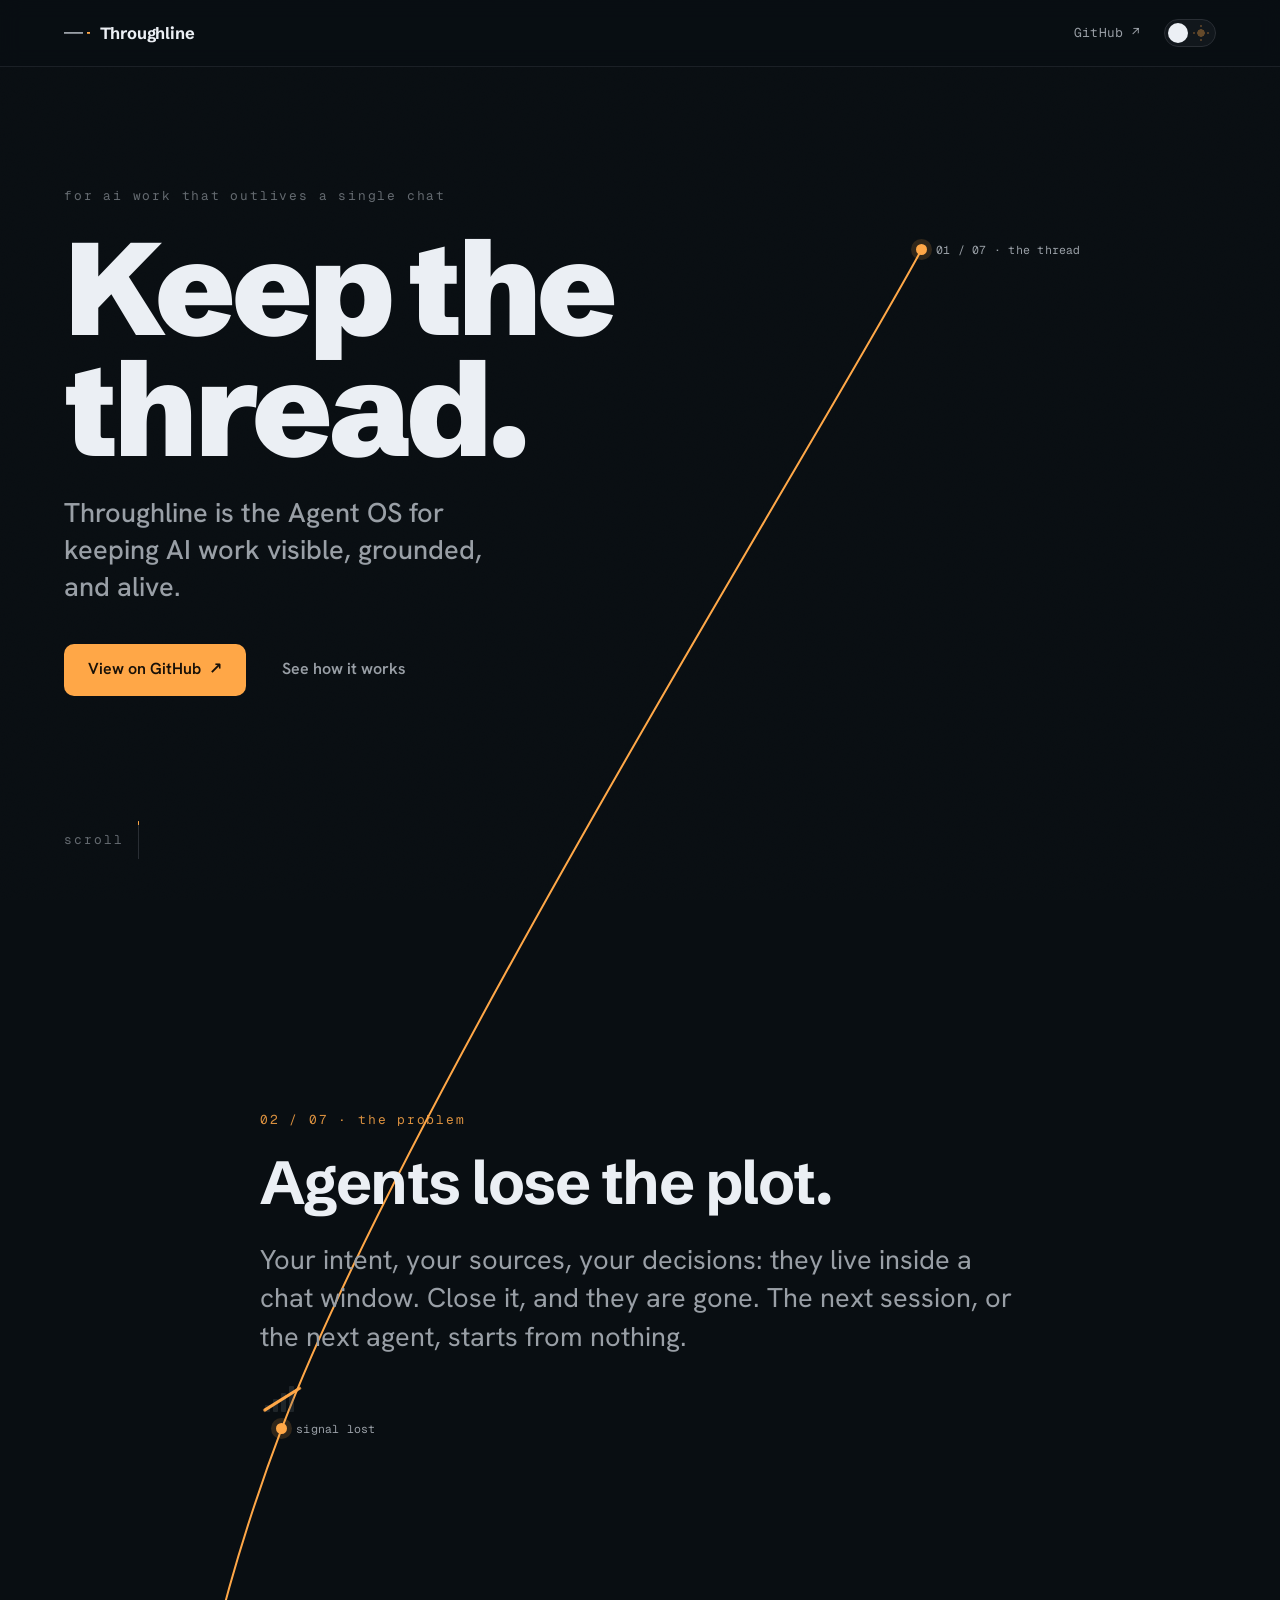
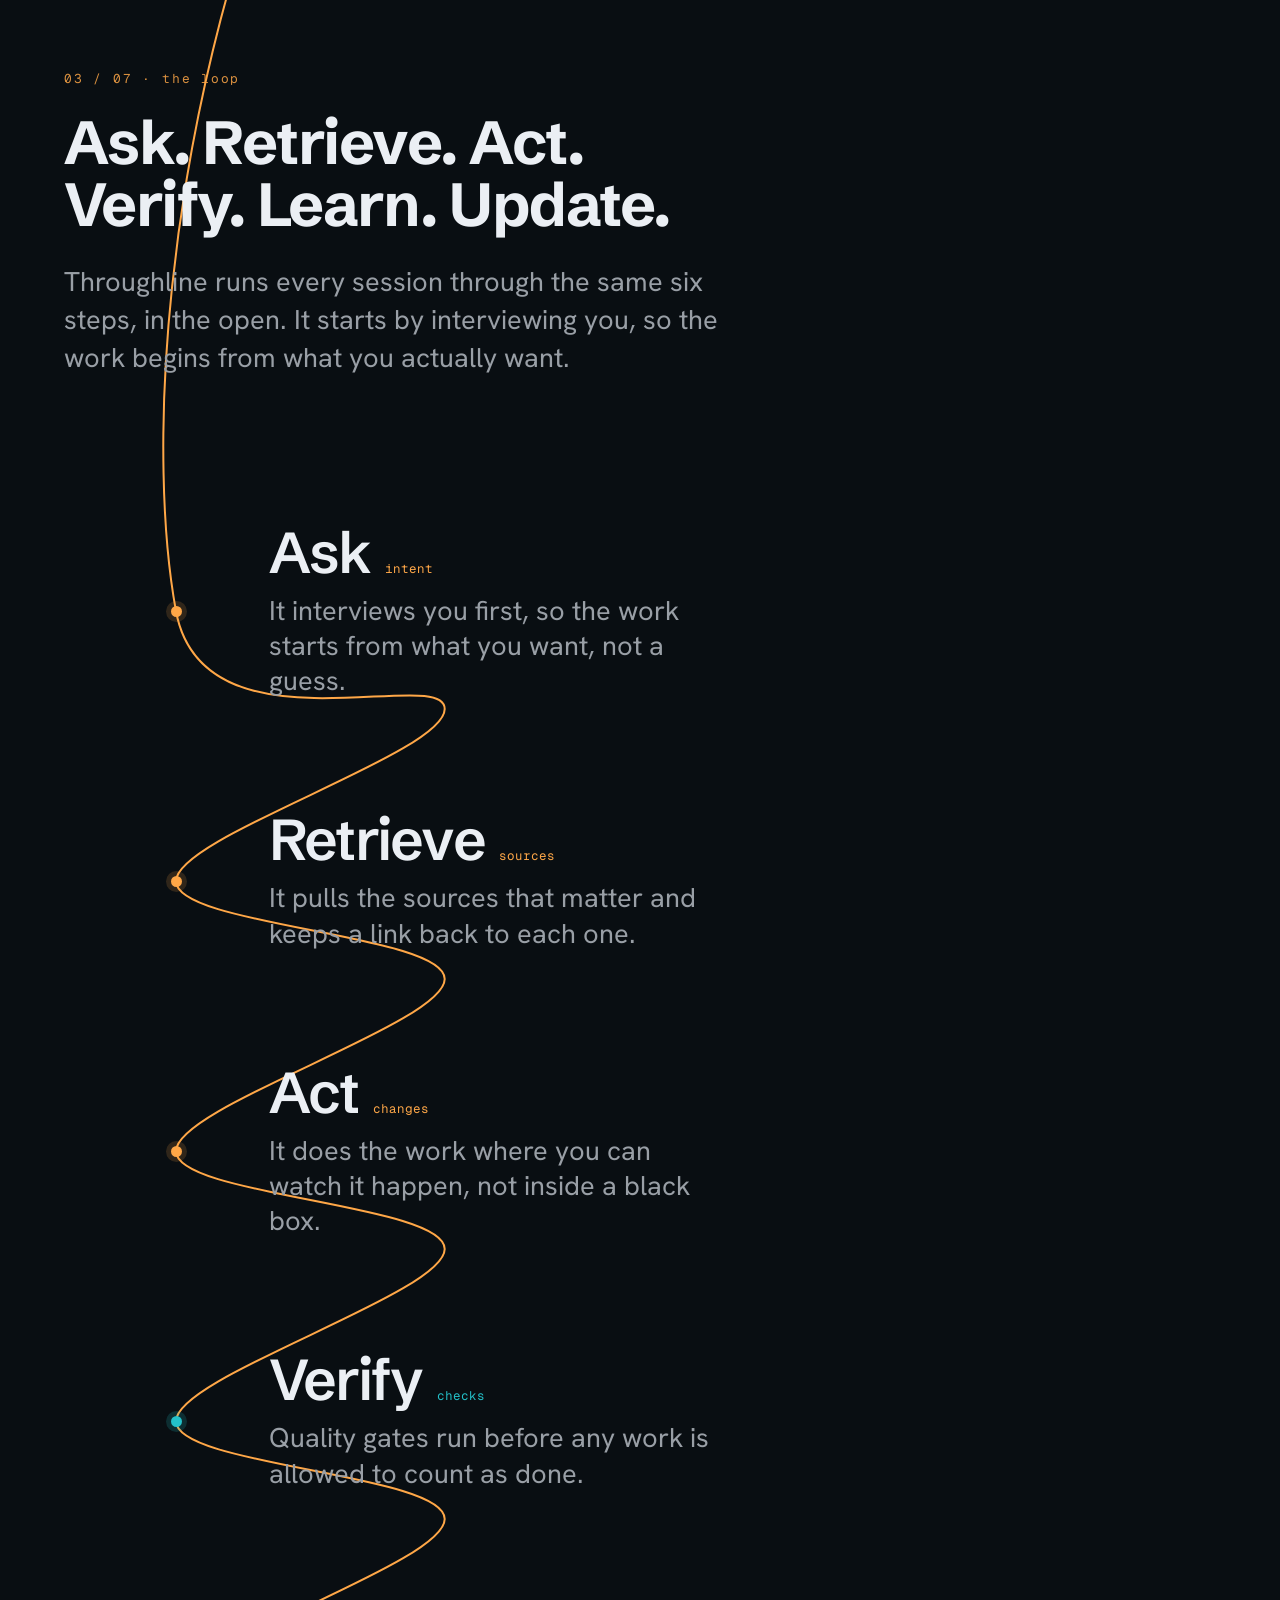
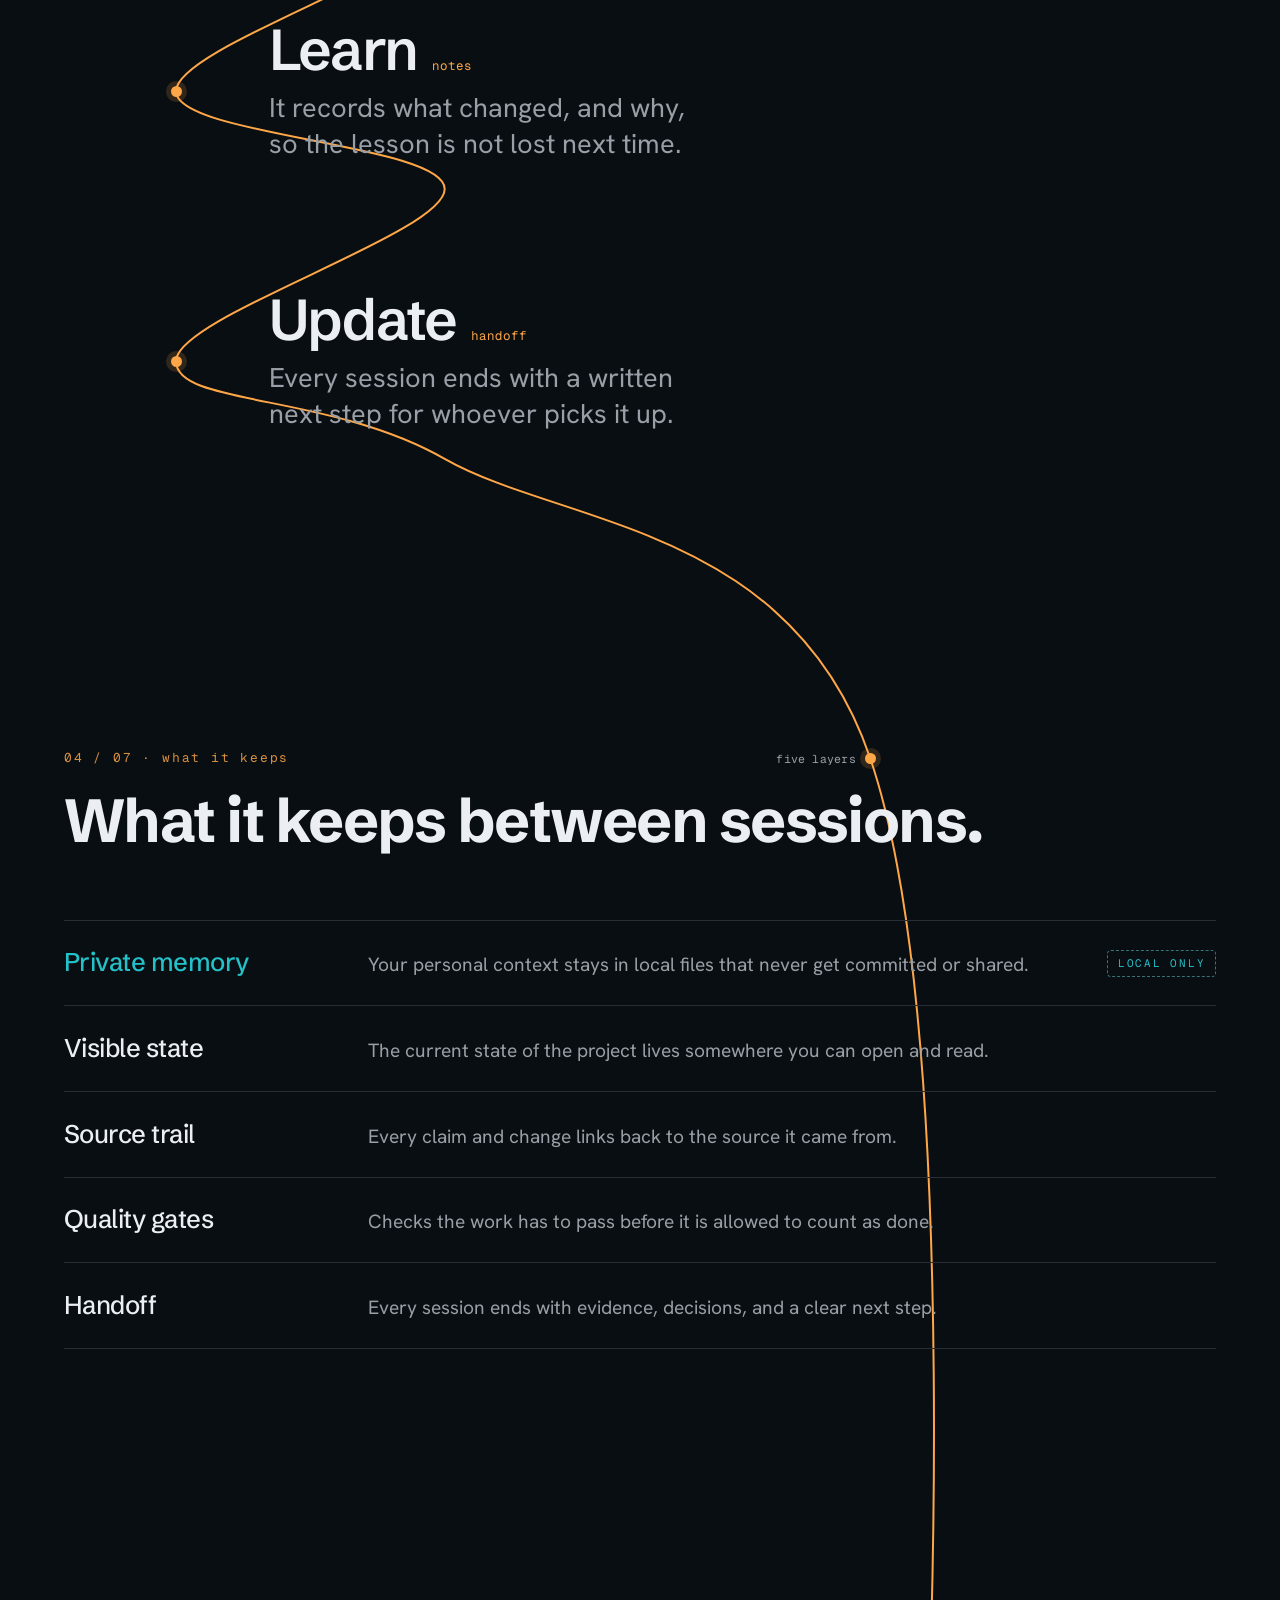
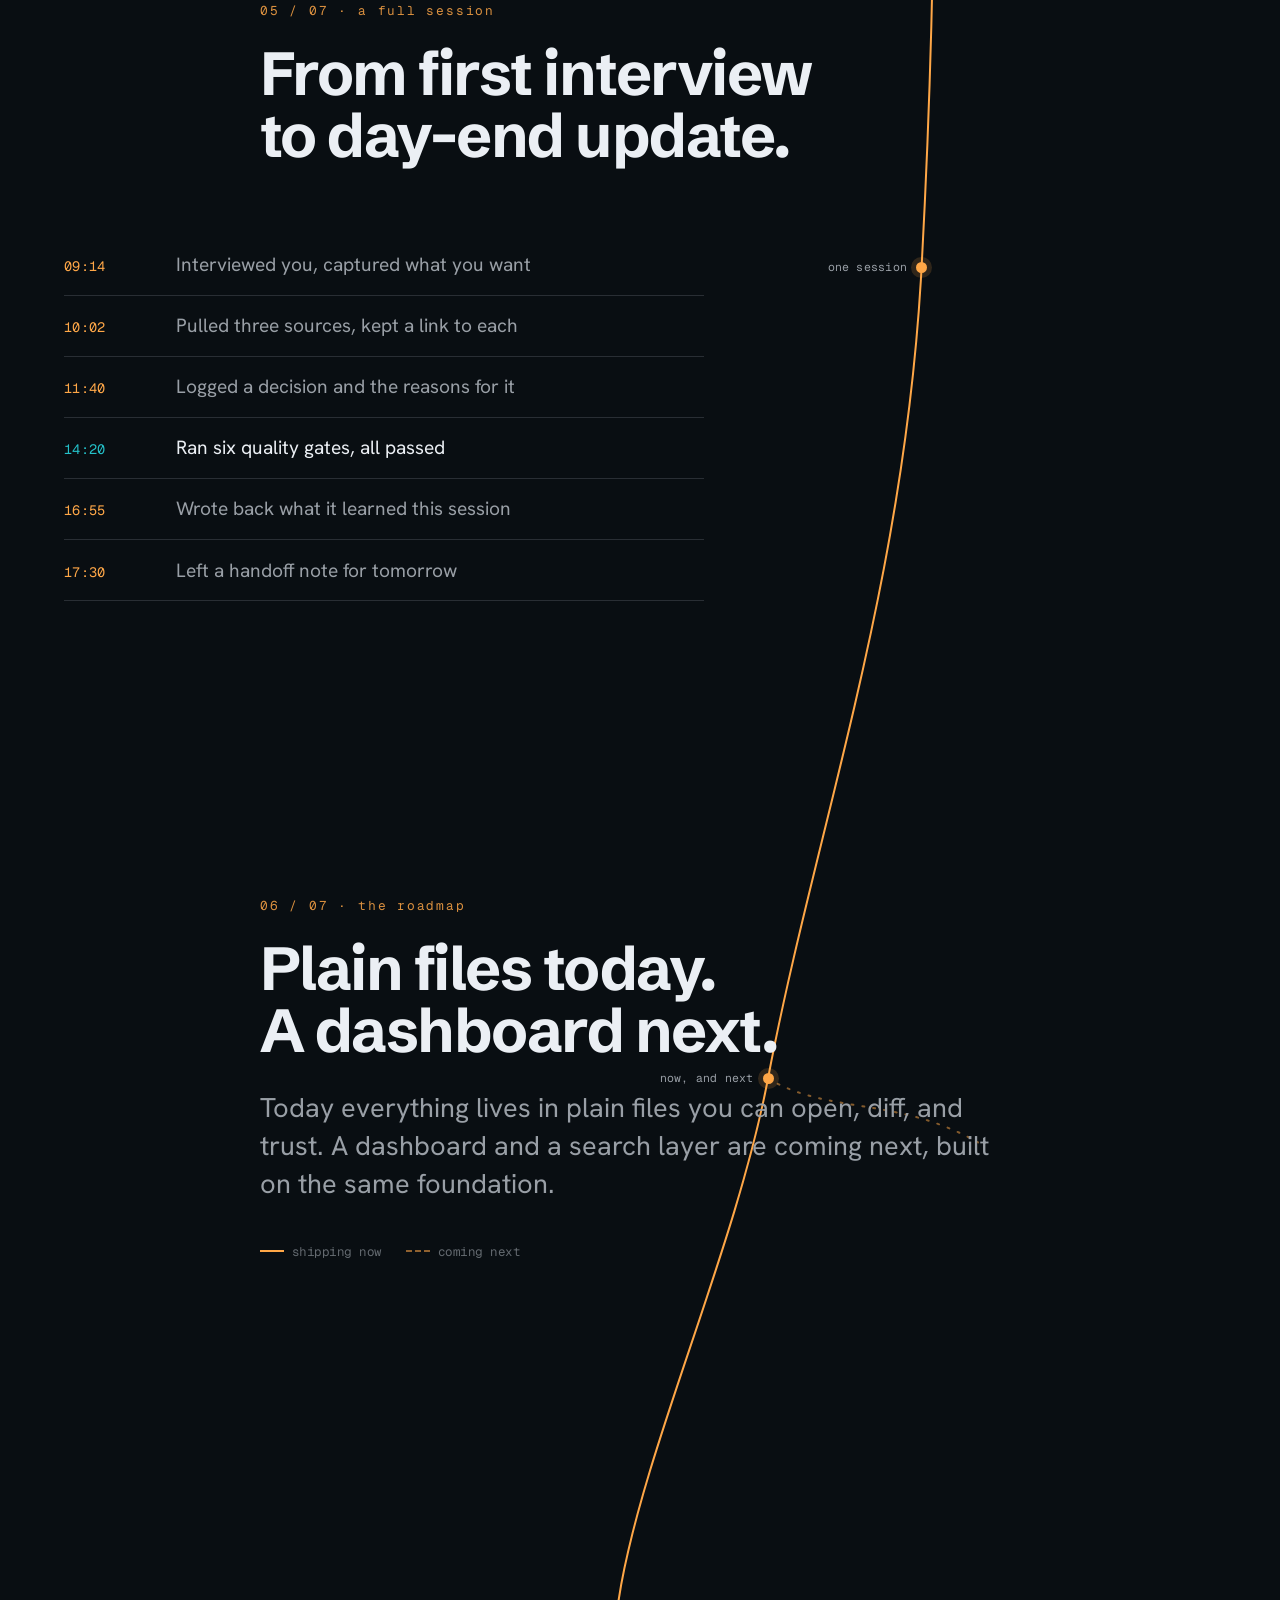
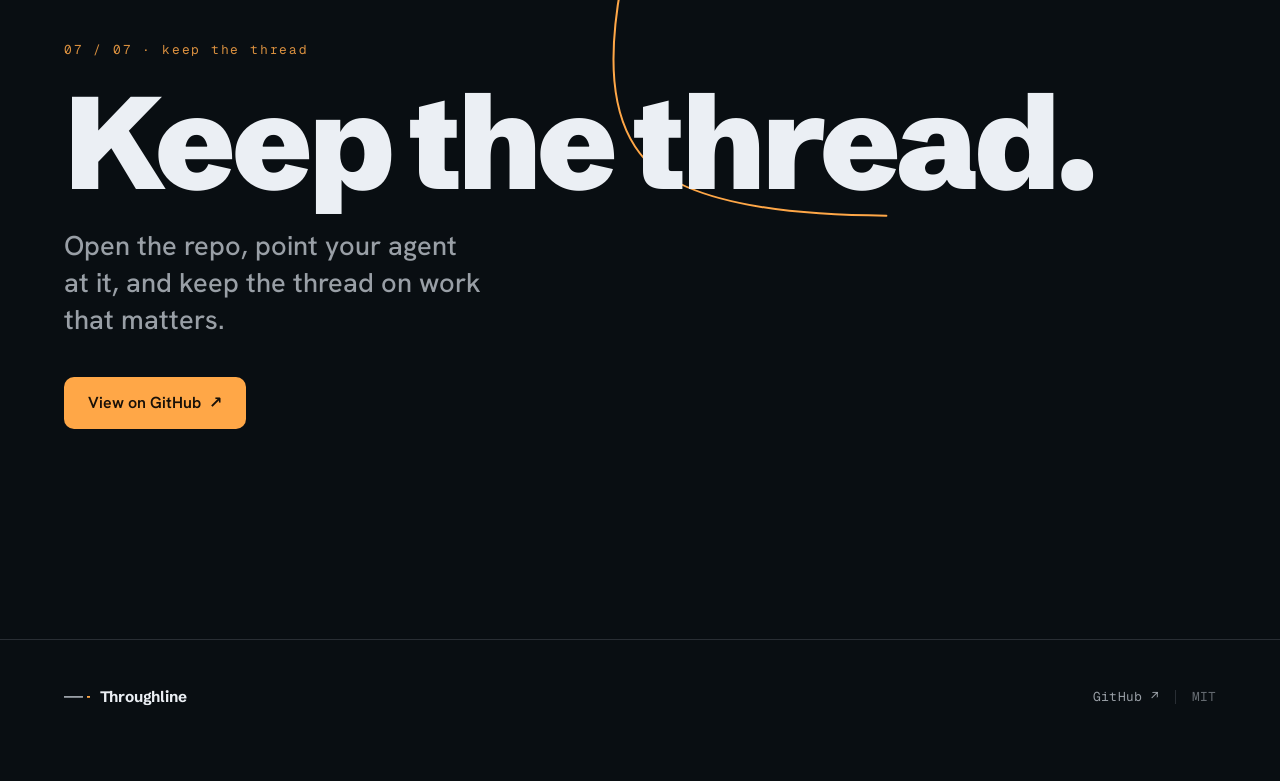
<file: index.html>
<!DOCTYPE html>
<html lang="en" data-theme="dark">
<head>
  <meta charset="UTF-8" />
  <meta name="viewport" content="width=device-width, initial-scale=1.0" />
  <title>Throughline · Keep the thread.</title>
  <meta name="description" content="Throughline is the Agent OS for keeping AI work visible, grounded, and alive. It holds your intent, sources, state, and decisions across every session, so your agent never loses the thread." />

  <!-- Open Graph / social -->
  <meta property="og:type" content="website" />
  <meta property="og:title" content="Throughline — Keep the thread." />
  <meta property="og:description" content="The Agent OS for keeping AI work visible, grounded, and alive. Intent, sources, state, and decisions, carried across every session." />
  <meta property="og:url" content="https://jeff-kazzee.github.io/throughline/" />
  <meta property="og:image" content="https://jeff-kazzee.github.io/throughline/og.png" />
  <meta property="og:image:width" content="1200" />
  <meta property="og:image:height" content="630" />
  <meta name="twitter:card" content="summary_large_image" />
  <meta name="twitter:title" content="Throughline — Keep the thread." />
  <meta name="twitter:description" content="The Agent OS for keeping AI work visible, grounded, and alive." />
  <meta name="twitter:image" content="https://jeff-kazzee.github.io/throughline/og.png" />

  <!-- Set theme before paint to avoid a flash. Dark is the default. -->
  <script>
    (function () {
      // A saved choice wins. With no saved choice we default to dark, on purpose,
      // even if the OS prefers light: the scene is a night-time editor.
      try {
        var saved = localStorage.getItem('tl-theme');
        document.documentElement.setAttribute('data-theme', saved === 'light' ? 'light' : 'dark');
      } catch (e) {}
    })();
  </script>

  <!-- Favicon: the line-mark (a stroke ending in a node). -->
  <link rel="icon" href="data:image/svg+xml,%3Csvg xmlns='http://www.w3.org/2000/svg' viewBox='0 0 32 32'%3E%3Crect width='32' height='32' rx='7' fill='%23232a33'/%3E%3Cline x1='6' y1='16' x2='23' y2='16' stroke='%23a9b2bd' stroke-width='2.4' stroke-linecap='round'/%3E%3Ccircle cx='24' cy='16' r='3.6' fill='%23f0a23c'/%3E%3C/svg%3E" />

  <link rel="preconnect" href="https://fonts.googleapis.com" />
  <link rel="preconnect" href="https://fonts.gstatic.com" crossorigin />
  <link href="https://fonts.googleapis.com/css2?family=Schibsted+Grotesk:wght@400;500;700;900&family=Hanken+Grotesk:wght@400;500;600&family=Geist+Mono:wght@400;500&display=swap" rel="stylesheet" />

  <link rel="stylesheet" href="styles.css" />
</head>
<body>
  <!-- Atmospheric grain. Near invisible. Kills banding on the dark field; reads as paper fiber in light. -->
  <div class="grain" aria-hidden="true"></div>

  <!-- THE LINE. Built first, spans the whole document, routed through the section nodes by JS. -->
  <div class="trace-layer" aria-hidden="true">
    <svg id="trace" xmlns="http://www.w3.org/2000/svg" preserveAspectRatio="none">
      <path id="trace-fork" class="trace-fork" fill="none" />
      <path id="trace-line" class="trace-line" fill="none" />
    </svg>
    <div id="trace-head" class="trace-head"></div>
  </div>

  <header class="topbar">
    <a class="wordmark" href="#top" aria-label="Throughline, home">
      <span class="wordmark__mark" aria-hidden="true"></span>
      <span class="wordmark__name">Throughline</span>
    </a>
    <nav class="topbar__nav">
      <a class="ghost-link" href="https://github.com/Jeff-Kazzee/throughline" target="_blank" rel="noopener">
        GitHub <span aria-hidden="true">↗</span>
      </a>
      <button id="theme-toggle" class="toggle" type="button" aria-pressed="false" aria-label="Switch to light mode">
        <span class="toggle__track">
          <span class="toggle__icon toggle__icon--moon" aria-hidden="true"></span>
          <span class="toggle__icon toggle__icon--sun" aria-hidden="true"></span>
          <span class="toggle__thumb" aria-hidden="true"></span>
        </span>
      </button>
    </nav>
  </header>

  <main id="top">

    <!-- 01 — HERO -->
    <section class="section section--hero" id="hero">
      <div class="wrap">
        <p class="eyebrow">For AI work that outlives a single chat</p>
        <h1 class="display">Keep the<br />thread.</h1>
        <p class="lede">Throughline is the Agent OS for keeping AI work visible, grounded, and alive.</p>
        <div class="cta-row">
          <a class="btn btn--primary" href="https://github.com/Jeff-Kazzee/throughline" target="_blank" rel="noopener">
            View on GitHub <span aria-hidden="true">↗</span>
          </a>
          <a class="btn btn--ghost" href="#problem">See how it works</a>
        </div>
      </div>
      <span class="node node--lead" data-node style="--nx: 72%; --ny: 22%;">
        <span class="node__readout">01 / 07 · the thread</span>
      </span>
      <div class="scroll-cue" aria-hidden="true">
        <span>scroll</span>
        <span class="scroll-cue__track"><span class="scroll-cue__dot"></span></span>
      </div>
    </section>

    <!-- 02 — PROBLEM -->
    <section class="section section--problem" id="problem">
      <div class="wrap wrap--narrow">
        <p class="kicker">02 / 07 · the problem</p>
        <h2 class="head">Agents lose the plot.</h2>
        <p class="body body--lg">
          Your intent, your sources, your decisions: they live inside a chat window. Close it,
          and they are gone. The next session, or the next agent, starts from nothing.
        </p>
      </div>
      <span class="node node--fray" data-node style="--nx: 22%; --ny: 76%;">
        <span class="signal-lost" aria-hidden="true">
          <span class="signal-lost__bars"><i></i><i></i><i></i><i></i></span>
          <span class="signal-lost__slash"></span>
        </span>
        <span class="node__readout">signal lost</span>
      </span>
    </section>

    <!-- 03 — OPERATING LOOP -->
    <section class="section section--loop" id="loop">
      <div class="wrap">
        <p class="kicker">03 / 07 · the loop</p>
        <h2 class="head">Ask. Retrieve. Act.<br />Verify. Learn. Update.</h2>
        <p class="body body--lg body--measure">
          Throughline runs every session through the same six steps, in the open. It starts by
          interviewing you, so the work begins from what you actually want.
        </p>
      </div>
      <ol class="loop-steps">
        <li class="loop-step">
          <span class="node loop-step__node" data-node></span>
          <span class="loop-step__body">
            <span class="loop-step__head"><span class="loop-step__name">Ask</span><span class="loop-step__desc">intent</span></span>
            <span class="loop-step__line">It interviews you first, so the work starts from what you want, not a guess.</span>
          </span>
          <span class="loop-wp" data-waypoint aria-hidden="true"></span>
        </li>
        <li class="loop-step">
          <span class="node loop-step__node" data-node></span>
          <span class="loop-step__body">
            <span class="loop-step__head"><span class="loop-step__name">Retrieve</span><span class="loop-step__desc">sources</span></span>
            <span class="loop-step__line">It pulls the sources that matter and keeps a link back to each one.</span>
          </span>
          <span class="loop-wp" data-waypoint aria-hidden="true"></span>
        </li>
        <li class="loop-step">
          <span class="node loop-step__node" data-node></span>
          <span class="loop-step__body">
            <span class="loop-step__head"><span class="loop-step__name">Act</span><span class="loop-step__desc">changes</span></span>
            <span class="loop-step__line">It does the work where you can watch it happen, not inside a black box.</span>
          </span>
          <span class="loop-wp" data-waypoint aria-hidden="true"></span>
        </li>
        <li class="loop-step">
          <span class="node loop-step__node node--check" data-node></span>
          <span class="loop-step__body">
            <span class="loop-step__head"><span class="loop-step__name">Verify</span><span class="loop-step__desc">checks</span></span>
            <span class="loop-step__line">Quality gates run before any work is allowed to count as done.</span>
          </span>
          <span class="loop-wp" data-waypoint aria-hidden="true"></span>
        </li>
        <li class="loop-step">
          <span class="node loop-step__node" data-node></span>
          <span class="loop-step__body">
            <span class="loop-step__head"><span class="loop-step__name">Learn</span><span class="loop-step__desc">notes</span></span>
            <span class="loop-step__line">It records what changed, and why, so the lesson is not lost next time.</span>
          </span>
          <span class="loop-wp" data-waypoint aria-hidden="true"></span>
        </li>
        <li class="loop-step">
          <span class="node loop-step__node" data-node></span>
          <span class="loop-step__body">
            <span class="loop-step__head"><span class="loop-step__name">Update</span><span class="loop-step__desc">handoff</span></span>
            <span class="loop-step__line">Every session ends with a written next step for whoever picks it up.</span>
          </span>
          <span class="loop-wp" data-waypoint aria-hidden="true"></span>
        </li>
      </ol>
    </section>

    <!-- 04 — SYSTEM LAYERS -->
    <section class="section section--layers" id="layers">
      <div class="wrap">
        <p class="kicker">04 / 07 · what it keeps</p>
        <h2 class="head">What it keeps between sessions.</h2>
      </div>
      <ol class="strata">
        <li class="strata__row strata__row--sealed">
          <span class="strata__name">Private memory</span>
          <span class="strata__note">Your personal context stays in local files that never get committed or shared.</span>
          <span class="strata__seal" aria-hidden="true">local only</span>
        </li>
        <li class="strata__row">
          <span class="strata__name">Visible state</span>
          <span class="strata__note">The current state of the project lives somewhere you can open and read.</span>
        </li>
        <li class="strata__row">
          <span class="strata__name">Source trail</span>
          <span class="strata__note">Every claim and change links back to the source it came from.</span>
        </li>
        <li class="strata__row">
          <span class="strata__name">Quality gates</span>
          <span class="strata__note">Checks the work has to pass before it is allowed to count as done.</span>
        </li>
        <li class="strata__row">
          <span class="strata__name">Handoff</span>
          <span class="strata__note">Every session ends with evidence, decisions, and a clear next step.</span>
        </li>
      </ol>
      <span class="node node--flip" data-node style="--nx: 68%; --ny: 16%;"><span class="node__readout">five layers</span></span>
    </section>

    <!-- 05 — EXAMPLE RUN -->
    <section class="section section--run" id="run">
      <div class="wrap wrap--narrow">
        <p class="kicker">05 / 07 · a full session</p>
        <h2 class="head">From first interview<br />to day-end update.</h2>
      </div>
      <ol class="run-log">
        <li class="run-log__row"><span class="run-log__t">09:14</span><span class="run-log__e">Interviewed you, captured what you want</span></li>
        <li class="run-log__row"><span class="run-log__t">10:02</span><span class="run-log__e">Pulled three sources, kept a link to each</span></li>
        <li class="run-log__row"><span class="run-log__t">11:40</span><span class="run-log__e">Logged a decision and the reasons for it</span></li>
        <li class="run-log__row run-log__row--gate"><span class="run-log__t">14:20</span><span class="run-log__e">Ran six quality gates, all passed</span></li>
        <li class="run-log__row"><span class="run-log__t">16:55</span><span class="run-log__e">Wrote back what it learned this session</span></li>
        <li class="run-log__row"><span class="run-log__t">17:30</span><span class="run-log__e">Left a handoff note for tomorrow</span></li>
      </ol>
      <span class="node node--flip" data-node style="--nx: 72%; --ny: 46%;"><span class="node__readout">one session</span></span>
    </section>

    <!-- 06 — ROADMAP -->
    <section class="section section--roadmap" id="roadmap">
      <div class="wrap wrap--narrow">
        <p class="kicker">06 / 07 · the roadmap</p>
        <h2 class="head">Plain files today.<br />A dashboard next.</h2>
        <p class="body body--lg">
          Today everything lives in plain files you can open, diff, and trust. A dashboard and
          a search layer are coming next, built on the same foundation.
        </p>
        <div class="fork-legend">
          <span class="fork-legend__item fork-legend__item--now">shipping now</span>
          <span class="fork-legend__item fork-legend__item--later">coming next</span>
        </div>
      </div>
      <span class="node node--flip" data-node data-fork style="--nx: 60%; --ny: 50%;"><span class="node__readout">now, and next</span></span>
    </section>

    <!-- 07 — FINAL CTA -->
    <section class="section section--final" id="final">
      <div class="wrap">
        <p class="kicker">07 / 07 · keep the thread</p>
        <h2 class="display display--final">Keep the thread.</h2>
        <p class="lede">Open the repo, point your agent at it, and keep the thread on work that matters.</p>
        <div class="cta-row">
          <a class="btn btn--primary" href="https://github.com/Jeff-Kazzee/throughline" target="_blank" rel="noopener">
            View on GitHub <span aria-hidden="true">↗</span>
          </a>
        </div>
      </div>
      <span class="node node--exit" data-node data-exit style="--nx: 50%; --ny: 40%;"></span>
    </section>
  </main>

  <footer class="footer">
    <a class="wordmark wordmark--sm" href="#top" aria-label="Throughline, home">
      <span class="wordmark__mark" aria-hidden="true"></span>
      <span class="wordmark__name">Throughline</span>
    </a>
    <div class="footer__meta">
      <a class="ghost-link" href="https://github.com/Jeff-Kazzee/throughline" target="_blank" rel="noopener">GitHub <span aria-hidden="true">↗</span></a>
      <span class="footer__rule" aria-hidden="true"></span>
      <span class="footer__lic">MIT</span>
    </div>
  </footer>

  <script src="trace.js"></script>
</body>
</html>
</file>
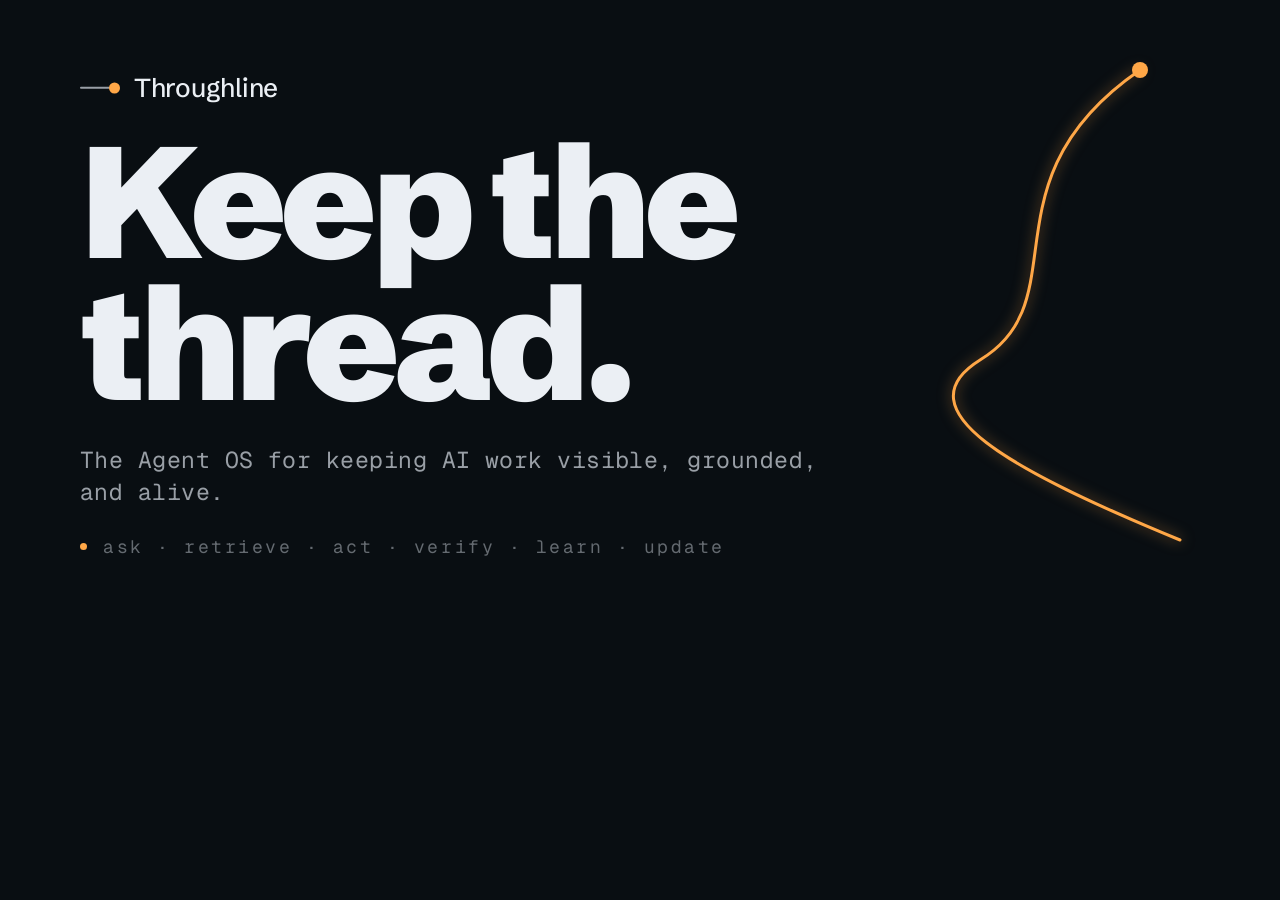
<file: og.html>
<!DOCTYPE html>
<html lang="en">
<head>
  <meta charset="UTF-8" />
  <title>Throughline OG</title>
  <link rel="preconnect" href="https://fonts.googleapis.com" />
  <link rel="preconnect" href="https://fonts.gstatic.com" crossorigin />
  <link href="https://fonts.googleapis.com/css2?family=Schibsted+Grotesk:wght@500;900&family=Geist+Mono:wght@400&display=swap" rel="stylesheet" />
  <style>
    * { margin: 0; padding: 0; box-sizing: border-box; }
    html, body { width: 1200px; height: 630px; overflow: hidden; }
    body {
      position: relative;
      background: oklch(0.16 0.012 250);
      color: oklch(0.95 0.008 250);
      font-family: 'Schibsted Grotesk', sans-serif;
      padding: 72px 80px;
      display: flex;
      flex-direction: column;
      justify-content: space-between;
    }
    .mark { display: flex; align-items: center; gap: 14px; font-weight: 500; font-size: 26px; letter-spacing: -0.01em; }
    .mark__glyph { width: 40px; height: 14px; position: relative; }
    .mark__glyph::before { content:''; position:absolute; left:0; top:50%; transform:translateY(-50%); width:30px; height:2.4px; background: oklch(0.70 0.012 250); border-radius:2px; }
    .mark__glyph::after { content:''; position:absolute; right:0; top:50%; transform:translateY(-50%); width:11px; height:11px; border-radius:50%; background: oklch(0.80 0.150 65); }
    .headline { font-weight: 900; font-size: 158px; line-height: 0.9; letter-spacing: -0.04em; }
    .tagline { font-family: 'Geist Mono', monospace; font-size: 23px; letter-spacing: 0.02em; color: oklch(0.70 0.012 250); max-width: 760px; line-height: 1.4; }
    .foot { display: flex; align-items: center; gap: 16px; font-family: 'Geist Mono', monospace; font-size: 18px; letter-spacing: 0.14em; text-transform: lowercase; color: oklch(0.52 0.012 250); }
    .foot__dot { width: 7px; height: 7px; border-radius: 50%; background: oklch(0.80 0.150 65); }
    /* The thread: a drawn ember line sweeping across the right side */
    svg.thread { position: absolute; inset: 0; width: 1200px; height: 630px; }
    .thread path { fill: none; stroke: oklch(0.80 0.150 65); stroke-width: 3; stroke-linecap: round; filter: drop-shadow(0 0 7px oklch(0.80 0.150 65 / 0.6)); }
    .thread circle { fill: oklch(0.80 0.150 65); }
    .content { position: relative; z-index: 2; }
  </style>
</head>
<body>
  <svg class="thread" viewBox="0 0 1200 630">
    <path d="M 1140 70 C 980 180 1080 300 980 360 C 900 410 1010 470 1180 540" />
    <circle cx="1140" cy="70" r="8" />
  </svg>

  <div class="mark content"><span class="mark__glyph"></span><span>Throughline</span></div>

  <div class="content">
    <h1 class="headline">Keep the<br/>thread.</h1>
    <p class="tagline" style="margin-top: 28px;">The Agent OS for keeping AI work visible, grounded, and alive.</p>
  </div>

  <div class="foot content"><span class="foot__dot"></span><span>ask · retrieve · act · verify · learn · update</span></div>
</body>
</html>
</file>
<file: styles.css>
/* =========================================================================
   Throughline landing page
   Direction A "The Trace" + Direction B annotation discipline.
   The line is the architecture. Everything else defers to it.
   ========================================================================= */

/* ---- Tokens: dark is the default object (instrument lit at night) ---- */
:root,
:root[data-theme='dark'] {
  --surface:        oklch(0.16 0.012 250);
  --surface-raised: oklch(0.20 0.014 250);
  --ink-hi:         oklch(0.95 0.008 250);
  --ink-mid:        oklch(0.70 0.012 250);
  --ink-low:        oklch(0.52 0.012 250);
  --line-rule:      oklch(0.30 0.012 250);
  --signal:         oklch(0.80 0.150 65);
  --signal-soft:    oklch(0.80 0.150 65 / 0.16);
  --check:          oklch(0.74 0.120 200);
  --focus:          oklch(0.85 0.130 65);
  --on-signal:      oklch(0.18 0.02 70);

  --trace-w: 2px;
  --trace-glow: none;     /* no per-frame filter: keeps the scroll-draw smooth */
  --grain-opacity: 0.035;
  --grain-blend: overlay;
  --paper: 0;             /* 1 in light mode, drives the printed look */
}

/* ---- Light is a different object (the same route printed on paper) ---- */
:root[data-theme='light'] {
  --surface:        oklch(0.97 0.010 85);
  --surface-raised: oklch(0.94 0.012 85);
  --ink-hi:         oklch(0.24 0.015 60);
  --ink-mid:        oklch(0.42 0.014 60);
  --ink-low:        oklch(0.58 0.012 60);
  --line-rule:      oklch(0.86 0.012 85);
  --signal:         oklch(0.58 0.170 50);
  --signal-soft:    oklch(0.58 0.170 50 / 0.12);
  --check:          oklch(0.50 0.100 200);
  --focus:          oklch(0.50 0.180 50);
  --on-signal:      oklch(0.97 0.01 85);

  --trace-w: 1.8px;
  --trace-glow: none;    /* drawn ink on paper, never lit */
  --grain-opacity: 0.05;
  --grain-blend: multiply;
  --paper: 1;
}

/* ---- Type scale ---- */
:root {
  --font-display: 'Schibsted Grotesk', system-ui, sans-serif;
  --font-body:    'Hanken Grotesk', system-ui, sans-serif;
  --font-mono:    'Geist Mono', ui-monospace, monospace;

  --step-eyebrow: clamp(0.72rem, 0.68rem + 0.2vw, 0.8rem);
  --step-body:    clamp(1.05rem, 1rem + 0.4vw, 1.2rem);
  --step-lede:    clamp(1.25rem, 1.1rem + 0.9vw, 1.7rem);
  --step-head:    clamp(2.1rem, 1.4rem + 3.4vw, 3.8rem);
  --step-display: clamp(3.4rem, 1.8rem + 8vw, 8.5rem);

  --ease-out-quart: cubic-bezier(0.25, 1, 0.5, 1);
  --ease-out-expo:  cubic-bezier(0.16, 1, 0.3, 1);

  --gutter: clamp(1.25rem, 5vw, 6rem);
  --maxw: 1180px;
}

* { box-sizing: border-box; }

html { scroll-behavior: smooth; }

body {
  margin: 0;
  background: var(--surface);
  color: var(--ink-hi);
  font-family: var(--font-body);
  font-size: var(--step-body);
  line-height: 1.55;
  -webkit-font-smoothing: antialiased;
  text-rendering: optimizeLegibility;
  overflow-x: hidden;
  transition: background 280ms var(--ease-out-quart), color 280ms var(--ease-out-quart);
}

/* ---- Grain overlay ---- */
.grain {
  position: fixed;
  inset: 0;
  z-index: 1;
  pointer-events: none;
  opacity: var(--grain-opacity);
  mix-blend-mode: var(--grain-blend);
  background-image: url("data:image/svg+xml,%3Csvg xmlns='http://www.w3.org/2000/svg' width='160' height='160'%3E%3Cfilter id='n'%3E%3CfeTurbulence type='fractalNoise' baseFrequency='0.8' numOctaves='2' stitchTiles='stitch'/%3E%3C/filter%3E%3Crect width='100%25' height='100%25' filter='url(%23n)'/%3E%3C/svg%3E");
  transition: opacity 280ms var(--ease-out-quart);
}

/* =========================================================================
   THE TRACE
   ========================================================================= */
.trace-layer {
  position: absolute;
  inset: 0 0 auto 0;
  z-index: 0;
  pointer-events: none;
  height: 100%;
}
#trace {
  position: absolute;
  top: 0;
  left: 0;
  width: 100%;
  height: 100%;
  display: block;
}
.trace-line {
  stroke: var(--signal);
  stroke-width: var(--trace-w);
  stroke-linecap: round;
  stroke-linejoin: round;
  /* Cheap, bounded glow in dark; none on paper. No full-page blur filter. */
  filter: var(--trace-glow, none);
}
.trace-fork {
  stroke: var(--signal);
  stroke-width: var(--trace-w);
  stroke-linecap: round;
  stroke-dasharray: 2 9;
  opacity: 0.5;
}

/* Glow that rides the drawn frontier: the light traveling through the thread. */
.trace-head {
  position: absolute;
  top: 0;
  left: 0;
  width: 46px;
  height: 46px;
  margin: -23px 0 0 -23px;
  border-radius: 50%;
  pointer-events: none;
  opacity: 0;
  background: radial-gradient(circle, color-mix(in oklab, var(--signal) 85%, transparent) 0%, transparent 62%);
  mix-blend-mode: screen;
  will-change: transform, opacity;
  transition: opacity 320ms var(--ease-out-quart);
}
.trace-head::after {
  content: '';
  position: absolute;
  left: 50%;
  top: 50%;
  width: 7px;
  height: 7px;
  margin: -3.5px 0 0 -3.5px;
  border-radius: 50%;
  background: var(--ink-hi);
  box-shadow: 0 0 7px 1px var(--signal);
}
[data-theme='light'] .trace-head { display: none; }
@media (prefers-reduced-motion: reduce) { .trace-head { display: none; } }

/* =========================================================================
   Top bar
   ========================================================================= */
.topbar {
  position: sticky;
  top: 0;
  z-index: 20;
  display: flex;
  align-items: center;
  justify-content: space-between;
  padding: clamp(0.9rem, 1.5vw, 1.4rem) var(--gutter);
  background: color-mix(in oklab, var(--surface) 72%, transparent);
  backdrop-filter: blur(10px);
  -webkit-backdrop-filter: blur(10px);
  border-bottom: 1px solid color-mix(in oklab, var(--line-rule) 60%, transparent);
}
.wordmark {
  display: inline-flex;
  align-items: center;
  gap: 0.6rem;
  text-decoration: none;
  color: var(--ink-hi);
  font-family: var(--font-display);
  font-weight: 700;
  letter-spacing: -0.01em;
}
.wordmark__mark {
  width: 26px;
  height: 10px;
  flex: none;
  background:
    radial-gradient(circle at 100% 50%, var(--signal) 0 3.2px, transparent 3.4px),
    linear-gradient(to right, var(--ink-mid) 0 100%);
  background-repeat: no-repeat;
  background-size: 100% 1.8px, calc(100% - 7px) 1.8px;
  background-position: right center, left center;
}
.wordmark__name { font-size: 1.02rem; }
.wordmark--sm .wordmark__name { font-size: 0.95rem; }

.topbar__nav { display: flex; align-items: center; gap: clamp(0.75rem, 2vw, 1.5rem); }

.ghost-link {
  font-family: var(--font-mono);
  font-size: var(--step-eyebrow);
  letter-spacing: 0.02em;
  color: var(--ink-mid);
  text-decoration: none;
  transition: color 160ms var(--ease-out-quart);
}
.ghost-link:hover { color: var(--ink-hi); }

/* ---- Theme toggle ---- */
.toggle {
  appearance: none;
  border: none;
  background: none;
  padding: 4px;
  margin: -4px;
  cursor: pointer;
  border-radius: 999px;
}
.toggle__track {
  position: relative;
  display: block;
  width: 52px;
  height: 28px;
  border-radius: 999px;
  background: var(--surface-raised);
  border: 1px solid var(--line-rule);
  overflow: hidden;
}
.toggle__icon {
  position: absolute;
  top: 50%;
  width: 12px;
  height: 12px;
  transform: translateY(-50%);
  transition: opacity 280ms var(--ease-out-quart);
}
.toggle__icon--moon {
  left: 8px;
  border-radius: 999px;
  box-shadow: inset -4px -1px 0 0 var(--ink-mid);
  opacity: 1;
}
.toggle__icon--sun {
  right: 8px;
  border-radius: 999px;
  background:
    radial-gradient(circle, var(--signal) 0 3.5px, transparent 4px);
  box-shadow:
    0 -7px 0 -5px var(--signal), 0 7px 0 -5px var(--signal),
    -7px 0 0 -5px var(--signal), 7px 0 0 -5px var(--signal);
  opacity: 0.35;
}
.toggle__thumb {
  position: absolute;
  top: 3px;
  left: 3px;
  width: 20px;
  height: 20px;
  border-radius: 999px;
  background: var(--ink-hi);
  transition: transform 320ms var(--ease-out-expo);
}
[data-theme='light'] .toggle__thumb { transform: translateX(24px); }
[data-theme='light'] .toggle__icon--moon { opacity: 0.3; }
[data-theme='light'] .toggle__icon--sun { opacity: 1; }
.toggle:focus-visible { outline: 2px solid var(--focus); outline-offset: 3px; }

/* =========================================================================
   Sections + layout
   ========================================================================= */
main { position: relative; z-index: 2; }

.section {
  position: relative;
  padding: clamp(5rem, 14vh, 12rem) var(--gutter);
  min-height: 78vh;
  display: flex;
  flex-direction: column;
  justify-content: center;
}
.section--hero { min-height: calc(100vh - 4.5rem); padding-top: clamp(2rem, 5vh, 4rem); }
.section--loop { justify-content: flex-start; min-height: auto; padding-top: clamp(3.5rem, 8vh, 6rem); }
.section--final { min-height: 90vh; }

.wrap { width: 100%; max-width: var(--maxw); margin-inline: auto; }
.wrap--narrow { max-width: 760px; }

/* =========================================================================
   Type
   ========================================================================= */
.eyebrow, .kicker {
  font-family: var(--font-mono);
  font-size: var(--step-eyebrow);
  letter-spacing: 0.14em;
  text-transform: lowercase;
  color: var(--ink-low);
  margin: 0 0 1.4rem;
}
.kicker { color: var(--signal); opacity: 0.85; }

.display {
  font-family: var(--font-display);
  font-weight: 900;
  font-size: var(--step-display);
  line-height: 0.92;
  letter-spacing: -0.035em;
  margin: 0 0 1.6rem;
  max-width: 14ch;
}
.display--final { max-width: none; }

.head {
  font-family: var(--font-display);
  font-weight: 700;
  font-size: var(--step-head);
  line-height: 1.02;
  letter-spacing: -0.025em;
  margin: 0 0 1.4rem;
}

.lede {
  font-size: var(--step-lede);
  line-height: 1.35;
  color: var(--ink-mid);
  max-width: 28ch;
  margin: 0 0 2.4rem;
  font-weight: 500;
}
.body { color: var(--ink-mid); max-width: 62ch; }
.body--lg { font-size: var(--step-lede); line-height: 1.4; }
.body--measure { max-width: 46ch; }

/* =========================================================================
   Buttons
   ========================================================================= */
.cta-row { display: flex; align-items: center; gap: clamp(1rem, 3vw, 2rem); flex-wrap: wrap; }

.btn {
  display: inline-flex;
  align-items: center;
  gap: 0.5rem;
  font-family: var(--font-body);
  font-weight: 600;
  font-size: 1rem;
  text-decoration: none;
  border-radius: 10px;
  transition: transform 120ms var(--ease-out-quart), background 160ms var(--ease-out-quart), box-shadow 160ms var(--ease-out-quart);
}
.btn--primary {
  background: var(--signal);
  color: var(--on-signal);
  padding: 0.85rem 1.5rem;
  box-shadow: 0 0 0 0 var(--signal-soft);
}
.btn--primary:hover {
  transform: translateY(-1px);
  box-shadow: 0 0 0 6px var(--signal-soft);
}
.btn--primary:active { transform: translateY(0); transition-duration: 100ms; }
.btn--ghost {
  color: var(--ink-mid);
  padding: 0.85rem 0.25rem;
  position: relative;
}
.btn--ghost::after {
  content: '';
  position: absolute;
  left: 0.25rem; right: 0.25rem; bottom: 0.55rem;
  height: 1px;
  background: var(--ink-low);
  transform: scaleX(0);
  transform-origin: left;
  transition: transform 220ms var(--ease-out-quart);
}
.btn--ghost:hover { color: var(--ink-hi); }
.btn--ghost:hover::after { transform: scaleX(1); }

.btn:focus-visible, .ghost-link:focus-visible, .wordmark:focus-visible {
  outline: 2px solid var(--focus);
  outline-offset: 3px;
  border-radius: 6px;
}

/* =========================================================================
   Nodes + readouts (live on the trace)
   ========================================================================= */
.node {
  position: absolute;
  left: var(--nx);
  top: var(--ny);
  width: 11px;
  height: 11px;
  margin: -5.5px 0 0 -5.5px;
  border-radius: 999px;
  background: var(--surface);
  border: var(--trace-w) solid var(--ink-low);
  z-index: 3;
  pointer-events: none;
  transition: border-color 320ms var(--ease-out-quart), background 320ms var(--ease-out-quart), box-shadow 320ms var(--ease-out-quart);
}
.node.is-on {
  border-color: var(--signal);
  background: var(--signal);
  box-shadow: 0 0 0 5px var(--signal-soft);
}
.node--check.is-on {
  border-color: var(--check);
  background: var(--check);
  box-shadow: 0 0 0 5px color-mix(in oklab, var(--check) 18%, transparent);
}
.node__readout {
  position: absolute;
  left: 18px;
  top: 50%;
  transform: translateY(-50%) translateX(-4px);
  white-space: nowrap;
  font-family: var(--font-mono);
  font-size: 0.72rem;
  letter-spacing: 0.02em;
  color: var(--ink-low);
  opacity: 0;
  transition: opacity 240ms var(--ease-out-quart), transform 240ms var(--ease-out-quart), color 240ms var(--ease-out-quart);
}
.node.is-on .node__readout { opacity: 1; transform: translateY(-50%) translateX(0); color: var(--ink-mid); }
.node--check.is-on .node__readout { color: var(--check); }

/* hero lead node keeps a slow tension while idle */
.node--lead.is-on { animation: tension 9s var(--ease-out-quart) infinite; }
@keyframes tension {
  0%, 100% { box-shadow: 0 0 0 5px var(--signal-soft); }
  50%      { box-shadow: 0 0 0 9px color-mix(in oklab, var(--signal) 8%, transparent); }
}

/* The loop as a paced vertical sequence: each stage gets real scroll
   distance, and its text lights from dim to bright as the line arrives. */
.loop-steps {
  list-style: none;
  margin: clamp(2.5rem, 8vh, 5rem) 0 0;
  padding: 0;
  width: 100%;
  max-width: var(--maxw);
  margin-inline: auto;
}
.loop-step {
  position: relative;
  min-height: 30vh;
  display: flex;
  align-items: center;
  padding-left: clamp(3.5rem, 16vw, 13rem);
}
.loop-step__node {
  position: absolute;
  left: clamp(1.5rem, 9vw, 7rem);
  top: 50%;
}
.loop-step__body { display: flex; flex-direction: column; gap: 0.7rem; }
.loop-step__head { display: flex; align-items: baseline; gap: 0.9rem; flex-wrap: wrap; }
.loop-step__name {
  font-family: var(--font-display);
  font-weight: 600;
  font-size: clamp(2rem, 1rem + 3.4vw, 3.6rem);
  line-height: 1;
  letter-spacing: -0.03em;
  color: var(--ink-low);
  transition: color 450ms var(--ease-out-quart);
}
.loop-step__desc {
  font-family: var(--font-mono);
  font-size: 0.78rem;
  letter-spacing: 0.08em;
  color: var(--ink-low);
  opacity: 0.5;
  transition: color 450ms var(--ease-out-quart), opacity 450ms var(--ease-out-quart);
}
.loop-step__line {
  font-size: var(--step-lede);
  line-height: 1.3;
  color: var(--ink-low);
  max-width: 30ch;
  transition: color 450ms var(--ease-out-quart);
}
.loop-step__node.is-on ~ .loop-step__body .loop-step__name { color: var(--ink-hi); }
.loop-step__node.is-on ~ .loop-step__body .loop-step__desc { color: var(--signal); opacity: 1; }
.loop-step__node.is-on ~ .loop-step__body .loop-step__line { color: var(--ink-mid); }
.loop-step__node.node--check.is-on ~ .loop-step__body .loop-step__desc { color: var(--check); }

/* Swerve waypoint: pulls the thread out under each word, then back to the glyph. */
.loop-wp {
  position: absolute;
  left: 33%;
  top: 86%;
  width: 1px;
  height: 1px;
  pointer-events: none;
}

/* readout flips to the left for nodes sitting in the right half */
.node--flip .node__readout {
  left: auto;
  right: 18px;
  text-align: right;
  transform: translateY(-50%) translateX(4px);
}
.node--flip.is-on .node__readout { transform: translateY(-50%); }

.node--exit { opacity: 0; }

/* Signal-lost indicator: cell bars that flicker and drop, then a strike. */
.signal-lost {
  position: absolute;
  left: 50%;
  bottom: 20px;
  transform: translateX(-50%);
  width: 34px;
  height: 26px;
}
.signal-lost__bars { display: flex; align-items: flex-end; gap: 3px; height: 100%; }
.signal-lost__bars i {
  width: 5px;
  border-radius: 1px;
  background: var(--ink-mid);
  opacity: 0.85;
}
.signal-lost__bars i:nth-child(1) { height: 30%; }
.signal-lost__bars i:nth-child(2) { height: 53%; }
.signal-lost__bars i:nth-child(3) { height: 76%; }
.signal-lost__bars i:nth-child(4) { height: 100%; }
.signal-lost__slash {
  position: absolute;
  left: 50%;
  top: 50%;
  width: 44px;
  height: 2.5px;
  border-radius: 2px;
  background: var(--signal);
  transform: translate(-50%, -50%) rotate(-32deg) scaleX(0);
  transform-origin: center;
}
.node--fray.is-on .signal-lost__bars i { animation: sig-flicker 1.5s var(--ease-out-quart) forwards; }
.node--fray.is-on .signal-lost__bars i:nth-child(2) { animation-delay: 0.06s; }
.node--fray.is-on .signal-lost__bars i:nth-child(3) { animation-delay: 0.12s; }
.node--fray.is-on .signal-lost__bars i:nth-child(4) { animation-delay: 0.18s; }
.node--fray.is-on .signal-lost__slash { animation: sig-slash 0.5s var(--ease-out-quart) 0.7s forwards; }
@keyframes sig-flicker {
  0%   { opacity: 0.85; }
  12%  { opacity: 0.2; }
  22%  { opacity: 0.9; }
  36%  { opacity: 0.25; }
  50%  { opacity: 0.8; }
  100% { opacity: 0.25; background: var(--ink-low); }
}
@keyframes sig-slash {
  to { transform: translate(-50%, -50%) rotate(-32deg) scaleX(1); }
}

/* =========================================================================
   System layers (strata, not nested cards)
   ========================================================================= */
.strata {
  list-style: none;
  margin: clamp(2rem, 5vh, 3.5rem) 0 0;
  padding: 0;
  width: 100%;
  max-width: var(--maxw);
  margin-inline: auto;
  border-top: 1px solid var(--line-rule);
}
.strata__row {
  display: grid;
  grid-template-columns: minmax(9rem, 16rem) 1fr auto;
  gap: clamp(1rem, 4vw, 3rem);
  align-items: baseline;
  padding: clamp(1.1rem, 2.5vh, 1.8rem) 0;
  border-bottom: 1px solid var(--line-rule);
}
.strata__name {
  font-family: var(--font-display);
  font-weight: 500;
  font-size: clamp(1.15rem, 1rem + 0.8vw, 1.6rem);
  letter-spacing: -0.02em;
  color: var(--ink-hi);
}
.strata__note { color: var(--ink-mid); }
.strata__seal {
  font-family: var(--font-mono);
  font-size: 0.68rem;
  letter-spacing: 0.16em;
  text-transform: uppercase;
  color: var(--ink-low);
  align-self: center;
  padding: 0.25rem 0.6rem;
  border: 1px dashed var(--line-rule);
  border-radius: 4px;
}
.strata__row--sealed .strata__name { color: var(--check); }
.strata__row--sealed .strata__seal { color: var(--check); border-color: color-mix(in oklab, var(--check) 50%, var(--line-rule)); }

/* =========================================================================
   Example run log
   ========================================================================= */
.run-log {
  list-style: none;
  margin: clamp(2rem, 5vh, 3.5rem) 0 0;
  padding: 0;
  max-width: 640px;
}
.run-log__row {
  display: grid;
  grid-template-columns: 5.5rem 1fr;
  gap: 1.5rem;
  align-items: baseline;
  padding: 0.95rem 0;
  border-bottom: 1px solid var(--line-rule);
}
.run-log__t {
  font-family: var(--font-mono);
  font-size: 0.85rem;
  color: var(--signal);
  letter-spacing: 0.02em;
}
.run-log__e { color: var(--ink-mid); }
.run-log__row--gate .run-log__t { color: var(--check); }
.run-log__row--gate .run-log__e { color: var(--ink-hi); }

/* =========================================================================
   Roadmap fork legend
   ========================================================================= */
.fork-legend { display: flex; gap: 1.5rem; margin-top: 2.4rem; }
.fork-legend__item {
  font-family: var(--font-mono);
  font-size: 0.78rem;
  letter-spacing: 0.04em;
  color: var(--ink-low);
  display: inline-flex;
  align-items: center;
  gap: 0.5rem;
}
.fork-legend__item::before {
  content: '';
  width: 24px; height: 0;
  border-top: 2px solid var(--signal);
}
.fork-legend__item--later::before { border-top-style: dashed; opacity: 0.55; }

/* =========================================================================
   Markers + footer
   ========================================================================= */
.marker {
  position: absolute;
  left: var(--gutter);
  bottom: clamp(1.5rem, 4vh, 3rem);
  font-family: var(--font-mono);
  font-size: var(--step-eyebrow);
  letter-spacing: 0.06em;
  color: var(--ink-low);
}

/* Hero scroll cue: a thread-dot falling down a short track. */
.scroll-cue {
  position: absolute;
  left: var(--gutter);
  bottom: clamp(1.5rem, 4vh, 3rem);
  display: flex;
  align-items: center;
  gap: 0.85rem;
  font-family: var(--font-mono);
  font-size: var(--step-eyebrow);
  letter-spacing: 0.16em;
  text-transform: lowercase;
  color: var(--ink-low);
}
.scroll-cue__track {
  position: relative;
  width: 1px;
  height: 38px;
  background: var(--line-rule);
  overflow: hidden;
}
.scroll-cue__dot {
  position: absolute;
  left: -1.5px;
  top: 0;
  width: 4px;
  height: 4px;
  border-radius: 50%;
  background: var(--signal);
  animation: scroll-fall 2.1s var(--ease-out-quart) infinite;
}
@keyframes scroll-fall {
  0%   { transform: translateY(-6px); opacity: 0; }
  25%  { opacity: 1; }
  100% { transform: translateY(38px); opacity: 0; }
}
@media (prefers-reduced-motion: reduce) {
  .scroll-cue__dot { animation: none; top: 4px; }
}

.footer {
  position: relative;
  z-index: 2;
  display: flex;
  align-items: center;
  justify-content: space-between;
  flex-wrap: wrap;
  gap: 1rem;
  padding: clamp(2rem, 5vh, 3.5rem) var(--gutter);
  border-top: 1px solid var(--line-rule);
}
.footer__meta { display: inline-flex; align-items: center; gap: 1rem; font-family: var(--font-mono); font-size: var(--step-eyebrow); color: var(--ink-low); }
.footer__rule { width: 1px; height: 14px; background: var(--line-rule); }

/* =========================================================================
   Mobile: spine relocates to the left gutter
   ========================================================================= */
@media (max-width: 720px) {
  .section { min-height: auto; padding-left: calc(var(--gutter) + 1.5rem); padding-right: var(--gutter); }
  .section--hero { min-height: 88vh; }
  .scroll-cue { display: none; }

  /* Every node snaps to the gutter spine; vertical position is kept. */
  .node { left: 1.5rem !important; }
  .loop-step {
    min-height: auto;
    padding: clamp(2rem, 7vh, 4rem) 0 clamp(2rem, 7vh, 4rem) 3rem;
  }
  .loop-step__node { top: 50%; }
  .loop-wp { left: 26%; top: 84%; }
  .marker { left: calc(var(--gutter) + 1.5rem); }

  .strata__row { grid-template-columns: 1fr; gap: 0.3rem; }
  .strata__seal { justify-self: start; margin-top: 0.4rem; }
  .cta-row { gap: 1rem; }
  .btn--primary { width: 100%; justify-content: center; padding-block: 1rem; }
  .display { max-width: none; }
}

/* =========================================================================
   Reduced motion: line is simply present, nothing moves
   ========================================================================= */
@media (prefers-reduced-motion: reduce) {
  html { scroll-behavior: auto; }
  *, *::before, *::after {
    animation-duration: 0.01ms !important;
    animation-iteration-count: 1 !important;
    transition-duration: 0.01ms !important;
  }
  .node__readout { opacity: 1 !important; transform: translateY(-50%) !important; }
}
</file>
